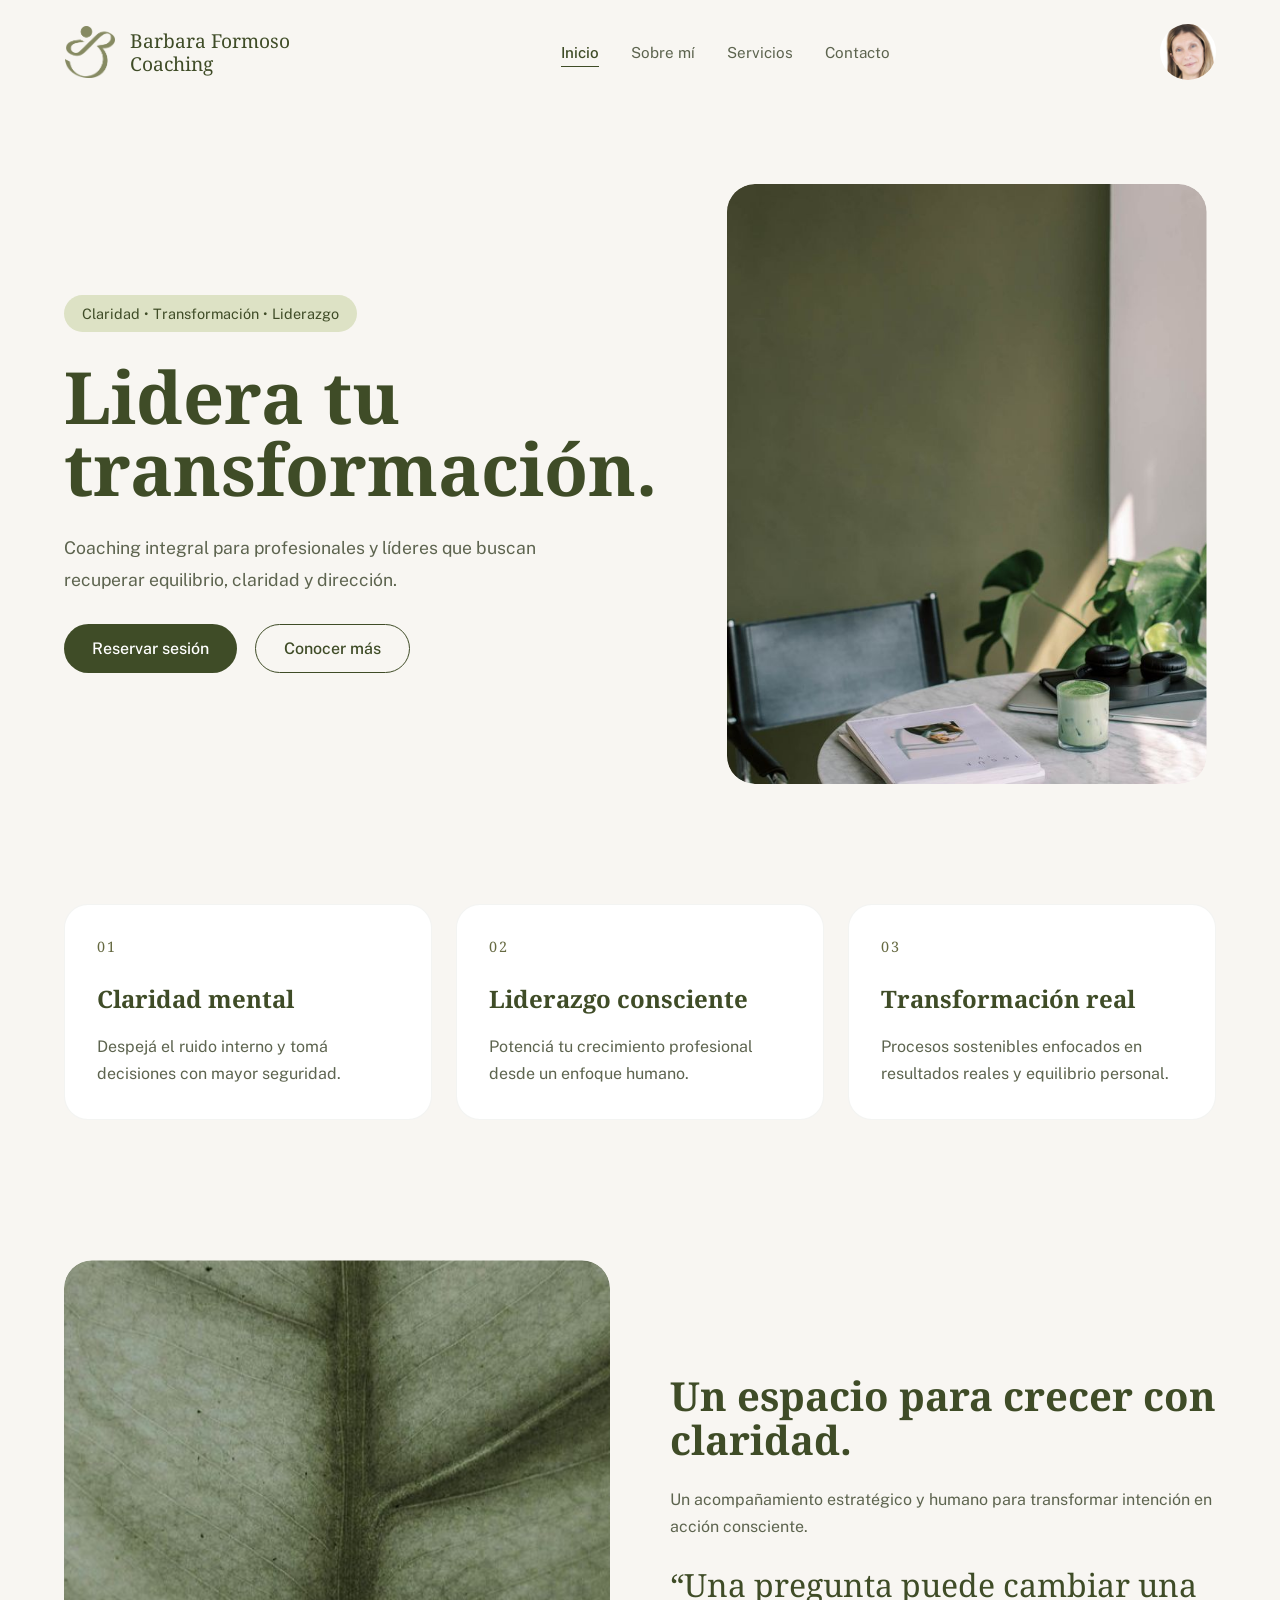
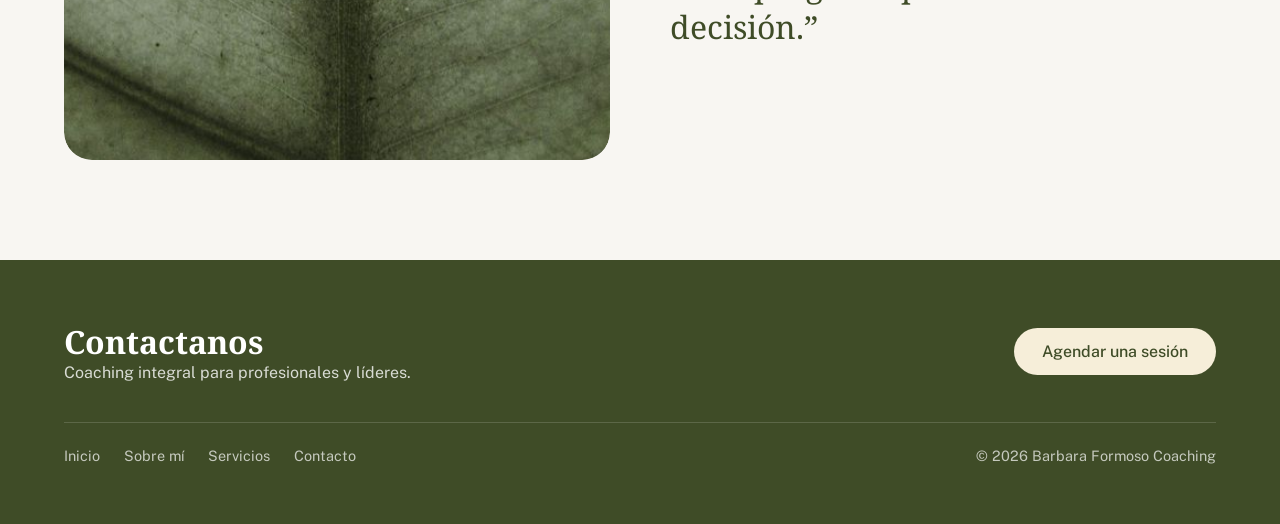
<file: index.html>
<!doctype html>
<html lang="es">
  <head>
    <meta charset="UTF-8" />
    <meta name="viewport" content="width=device-width, initial-scale=1.0" />

    <title>Barbara Formoso | Coaching</title>
    <meta
      name="description"
      content="Coaching integral para profesionales y líderes que buscan recuperar equilibrio, claridad y dirección."
    />
    <link rel="icon" href="img/logo.png" />
    <meta name="theme-color" content="#3f4c27" />

    <meta property="og:type" content="website" />
    <meta property="og:locale" content="es_AR" />
    <meta property="og:site_name" content="Barbara Formoso Coaching" />
    <meta property="og:title" content="Barbara Formoso | Coaching" />
    <meta property="og:description" content="Coaching integral para profesionales y líderes que buscan recuperar equilibrio, claridad y dirección." />

    <link rel="preconnect" href="https://fonts.googleapis.com" />
    <link rel="preconnect" href="https://fonts.gstatic.com" crossorigin />

    <link
      href="https://fonts.googleapis.com/css2?family=Droid+Serif:wght@400;700&family=Public+Sans:wght@300;400;500;600&display=swap"
      rel="stylesheet"
    />

    <link rel="stylesheet" href="style.css" />
  </head>

  <body>
    <header class="header">
      <div class="container header__container">
        <a class="header__brand" href="index.html" aria-label="Barbara Formoso Coaching, ir al inicio">
          <img class="header__logo" src="img/logo.png" alt="" width="52" height="52" />

          <p class="header__title">
            Barbara Formoso <br />
            Coaching
          </p>
        </a>

        <nav class="header__nav" aria-label="Principal">
          <ul class="header__nav-list">
            <li>
              <a class="header__nav-link" href="index.html" aria-current="page">Inicio</a>
            </li>

            <li>
              <a class="header__nav-link" href="sobre-mi.html">Sobre mí</a>
            </li>

            <li>
              <a class="header__nav-link" href="servicios.html">Servicios</a>
            </li>

            <li>
              <a class="header__nav-link" href="contacto.html">Contacto</a>
            </li>
          </ul>
        </nav>

        <a class="header__photo" href="sobre-mi.html" aria-label="Conocé a Barbara">
          <img src="img/barbara_avatar.jpg" alt="" width="56" height="56" />
        </a>
      </div>
    </header>

    <main>
      <section class="hero">
        <div class="container hero__container">
          <div class="hero__content">
            <span class="hero__tag">
              Claridad • Transformación • Liderazgo
            </span>

            <h1 class="hero__title">Lidera tu transformación.</h1>

            <p class="hero__description">
              Coaching integral para profesionales y líderes que buscan
              recuperar equilibrio, claridad y dirección.
            </p>

            <div class="hero__buttons">
              <a class="button" href="form.html"> Reservar sesión </a>

              <a class="button hero__secondary-button" href="servicios.html">
                Conocer más
              </a>
            </div>
          </div>

          <div class="hero__image">
            <img
              src="img/main_foto.jpg"
              alt="Mesa de trabajo con una planta y un café, en un espacio luminoso"
              width="736"
              height="1104"
              fetchpriority="high"
            />
          </div>
        </div>
      </section>

      <section class="benefits">
        <div class="container benefits__container">
          <article class="benefits__card">
            <h2 class="benefits__card-title">Claridad mental</h2>

            <p class="benefits__card-text">
              Despejá el ruido interno y tomá decisiones con mayor seguridad.
            </p>
          </article>

          <article class="benefits__card">
            <h2 class="benefits__card-title">Liderazgo consciente</h2>

            <p class="benefits__card-text">
              Potenciá tu crecimiento profesional desde un enfoque humano.
            </p>
          </article>

          <article class="benefits__card">
            <h2 class="benefits__card-title">Transformación real</h2>

            <p class="benefits__card-text">
              Procesos sostenibles enfocados en resultados reales y equilibrio
              personal.
            </p>
          </article>
        </div>
      </section>

      <section class="visual">
        <div class="container visual__container">
          <div class="visual__image">
            <img
              src="img/secondary_foto.jpg"
              alt="Detalle de una hoja verde"
              width="564"
              height="1002"
              loading="lazy"
              decoding="async"
            />
          </div>

          <div class="visual__content">
            <h2 class="section-title">Un espacio para crecer con claridad.</h2>

            <p class="section-text">
              Un acompañamiento estratégico y humano para transformar intención
              en acción consciente.
            </p>

            <p class="visual__quote">
              “Una pregunta puede cambiar una decisión.”
            </p>
          </div>
        </div>
      </section>
    </main>

    <footer class="footer">
      <div class="container footer__container">
        <div>
          <h2 class="footer__title">Contactanos</h2>

          <p class="footer__text">
            Coaching integral para profesionales y líderes.
          </p>
        </div>

        <a class="button" href="form.html"> Agendar una sesión </a>
      </div>

      <div class="container footer__bottom">
        <nav aria-label="Pie de página">
          <ul class="footer__links">
            <li><a href="index.html">Inicio</a></li>
            <li><a href="sobre-mi.html">Sobre mí</a></li>
            <li><a href="servicios.html">Servicios</a></li>
            <li><a href="contacto.html">Contacto</a></li>
          </ul>
        </nav>
        <p>© <span data-year>2026</span> Barbara Formoso Coaching</p>
      </div>
    </footer>
    <script src="script.js" defer></script>
  </body>
</html>
</file>
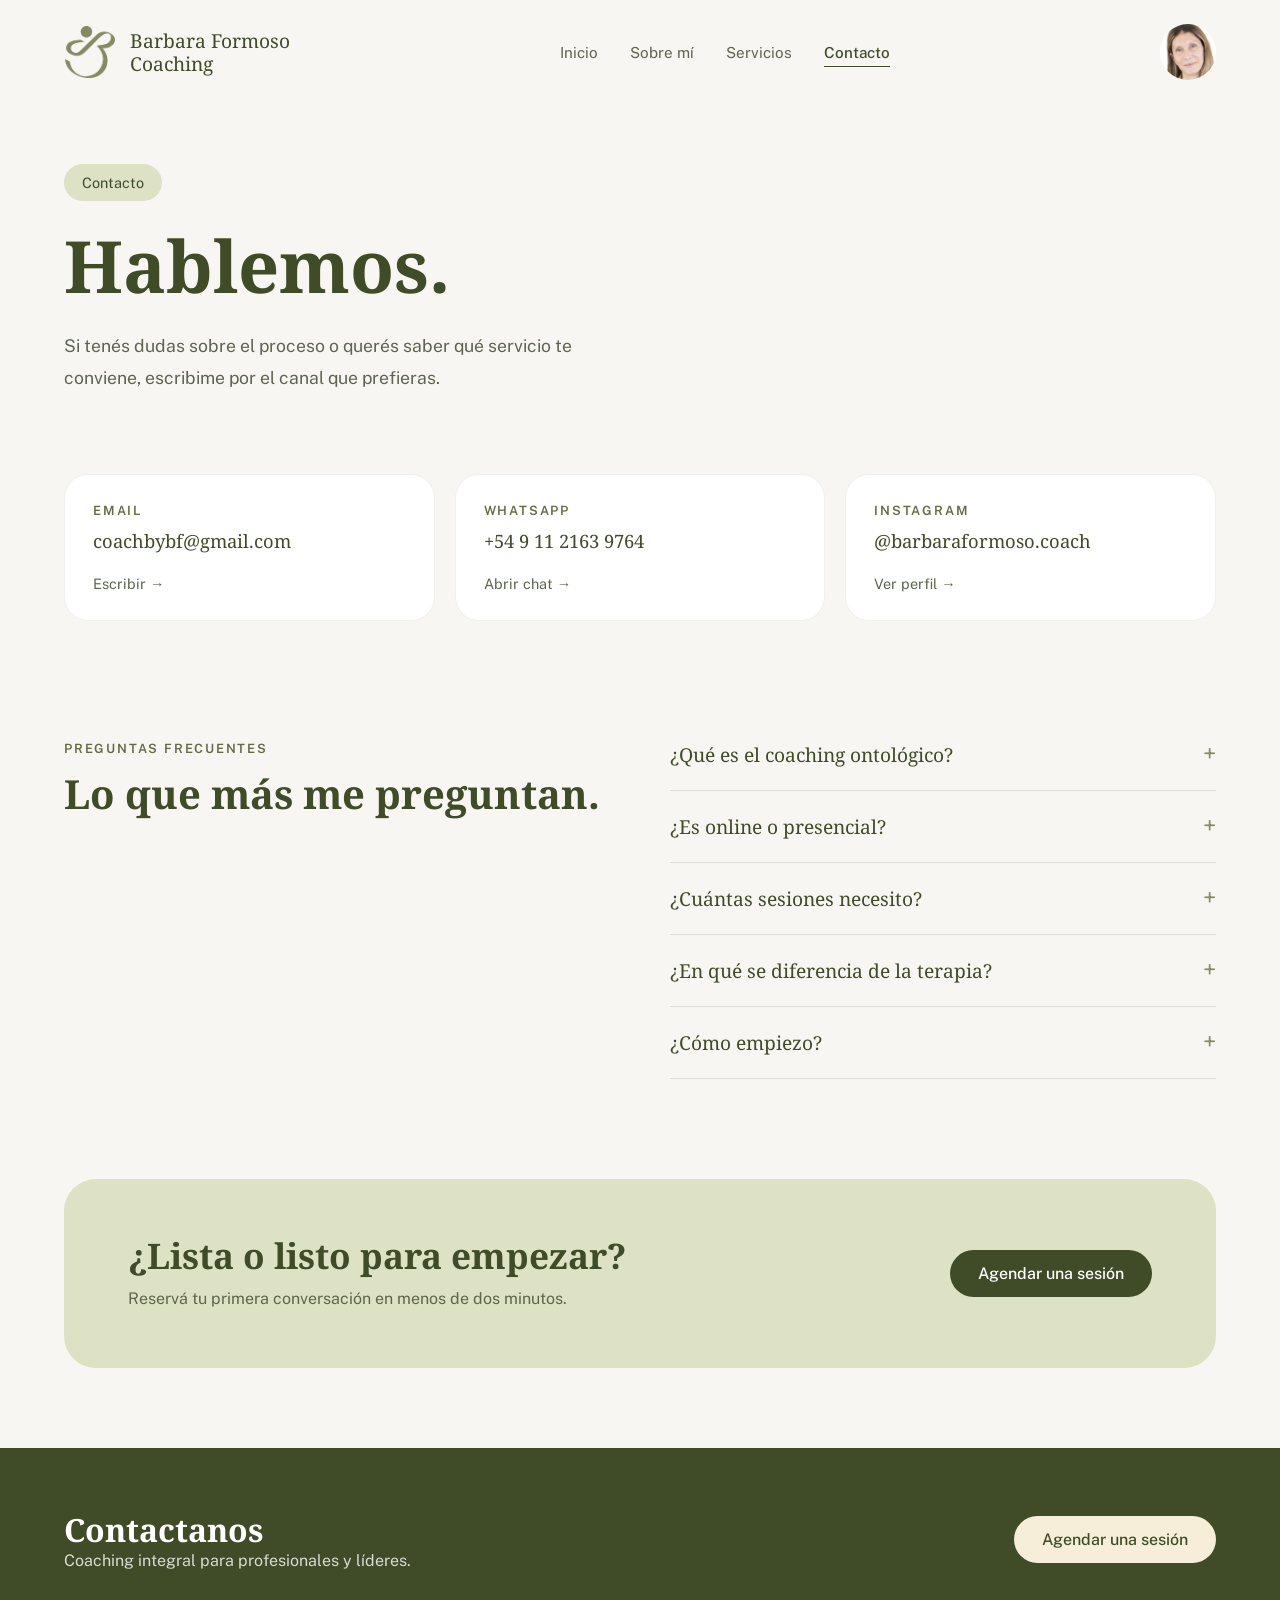
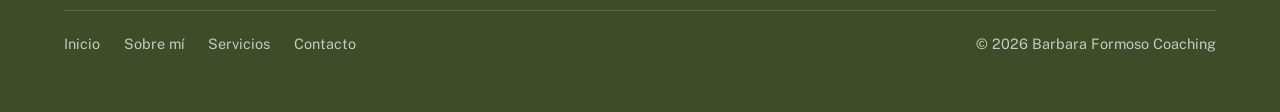
<file: contacto.html>
<!doctype html>
<html lang="es">
  <head>
    <meta charset="UTF-8" />
    <meta name="viewport" content="width=device-width, initial-scale=1.0" />

    <title>Contacto | Barbara Formoso Coaching</title>
    <meta
      name="description"
      content="Escribile a Barbara Formoso por email, WhatsApp o redes, o resolvé tus dudas en las preguntas frecuentes."
    />
    <link rel="icon" href="img/logo.png" />
    <meta name="theme-color" content="#3f4c27" />

    <meta property="og:type" content="website" />
    <meta property="og:locale" content="es_AR" />
    <meta property="og:site_name" content="Barbara Formoso Coaching" />
    <meta property="og:title" content="Contacto | Barbara Formoso Coaching" />
    <meta property="og:description" content="Escribile a Barbara Formoso por email, WhatsApp o redes, o resolvé tus dudas en las preguntas frecuentes." />

    <link rel="preconnect" href="https://fonts.googleapis.com" />
    <link rel="preconnect" href="https://fonts.gstatic.com" crossorigin />
    <link
      href="https://fonts.googleapis.com/css2?family=Droid+Serif:wght@400;700&family=Public+Sans:wght@300;400;500;600&display=swap"
      rel="stylesheet"
    />

    <link rel="stylesheet" href="style.css" />
  </head>

  <body>
    <header class="header">
      <div class="container header__container">
        <a class="header__brand" href="index.html" aria-label="Barbara Formoso Coaching, ir al inicio">
          <img class="header__logo" src="img/logo.png" alt="" width="52" height="52" />
          <p class="header__title">Barbara Formoso <br />Coaching</p>
        </a>

        <nav class="header__nav" aria-label="Principal">
          <ul class="header__nav-list">
            <li><a class="header__nav-link" href="index.html">Inicio</a></li>
            <li><a class="header__nav-link" href="sobre-mi.html">Sobre mí</a></li>
            <li><a class="header__nav-link" href="servicios.html">Servicios</a></li>
            <li><a class="header__nav-link" href="contacto.html" aria-current="page">Contacto</a></li>
          </ul>
        </nav>

        <a class="header__photo" href="sobre-mi.html" aria-label="Conocé a Barbara">
          <img src="img/barbara_avatar.jpg" alt="" width="56" height="56" />
        </a>
      </div>
    </header>

    <main>
      <section class="page-hero">
        <div class="container page-hero__container page-hero__container--solo">
          <div class="page-hero__content">
            <span class="hero__tag page-hero__tag">Contacto</span>
            <h1 class="page-hero__title">Hablemos.</h1>
            <p class="page-hero__text">
              Si tenés dudas sobre el proceso o querés saber qué servicio te
              conviene, escribime por el canal que prefieras.
            </p>
          </div>
        </div>
      </section>

      <section class="section section--tight">
        <div class="container channels" data-reveal-stagger>
          <a class="channel-card" href="mailto:coachbybf@gmail.com">
            <span class="eyebrow">Email</span>
            <span class="channel-card__value">coachbybf@gmail.com</span>
            <span class="channel-card__action">Escribir →</span>
          </a>
          <a class="channel-card" href="https://wa.me/5491121639764?text=Hola%20Barbara%2C%20quiero%20hacer%20una%20consulta." target="_blank" rel="noopener">
            <span class="eyebrow">WhatsApp</span>
            <span class="channel-card__value">+54 9 11 2163 9764</span>
            <span class="channel-card__action">Abrir chat →</span>
          </a>
          <a class="channel-card" href="https://www.instagram.com/barbaraformoso.coach/" target="_blank" rel="noopener">
            <span class="eyebrow">Instagram</span>
            <span class="channel-card__value">@barbaraformoso.coach</span>
            <span class="channel-card__action">Ver perfil →</span>
          </a>
        </div>
      </section>

      <section class="section">
        <div class="container split">
          <div class="section__header" data-reveal>
            <span class="eyebrow">Preguntas frecuentes</span>
            <h2 class="section-title">Lo que más me preguntan.</h2>
          </div>

          <div class="faq" data-reveal-stagger>
            <details>
              <summary>¿Qué es el coaching ontológico?</summary>
              <p class="section-text">
                Un proceso de conversaciones para observar cómo interpretás lo
                que te pasa y ampliar tus posibilidades de acción. No es
                terapia, trabaja sobre el presente y lo que querés lograr.
              </p>
            </details>
            <details>
              <summary>¿Es online o presencial?</summary>
              <p class="section-text">
                Las dos. Podés elegir la modalidad que te resulte más cómoda.
              </p>
            </details>
            <details>
              <summary>¿Cuántas sesiones necesito?</summary>
              <p class="section-text">
                Depende del objetivo. En la primera sesión lo definimos juntas
                o juntos.
              </p>
            </details>
            <details>
              <summary>¿En qué se diferencia de la terapia?</summary>
              <p class="section-text">
                La terapia suele trabajar sobre el pasado y el malestar. El
                coaching, sobre el presente y la acción.
              </p>
            </details>
            <details>
              <summary>¿Cómo empiezo?</summary>
              <p class="section-text">
                Escribime y coordinamos una primera conversación. Podés hacerlo
                por WhatsApp o desde el formulario de
                <a class="link" href="form.html">Agendar sesión</a>.
              </p>
            </details>
          </div>
        </div>
      </section>

      <section class="section section--tight">
        <div class="container">
          <div class="cta-band" data-reveal>
            <div>
              <h2 class="cta-band__title">¿Lista o listo para empezar?</h2>
              <p class="section-text">Reservá tu primera conversación en menos de dos minutos.</p>
            </div>
            <a class="button" href="form.html">Agendar una sesión</a>
          </div>
        </div>
      </section>
    </main>

    <footer class="footer">
      <div class="container footer__container">
        <div>
          <h2 class="footer__title">Contactanos</h2>
          <p class="footer__text">Coaching integral para profesionales y líderes.</p>
        </div>
        <a class="button" href="form.html">Agendar una sesión</a>
      </div>

      <div class="container footer__bottom">
        <nav aria-label="Pie de página">
          <ul class="footer__links">
            <li><a href="index.html">Inicio</a></li>
            <li><a href="sobre-mi.html">Sobre mí</a></li>
            <li><a href="servicios.html">Servicios</a></li>
            <li><a href="contacto.html">Contacto</a></li>
          </ul>
        </nav>
        <p>© <span data-year>2026</span> Barbara Formoso Coaching</p>
      </div>
    </footer>

    <script src="script.js" defer></script>
  </body>
</html>
</file>
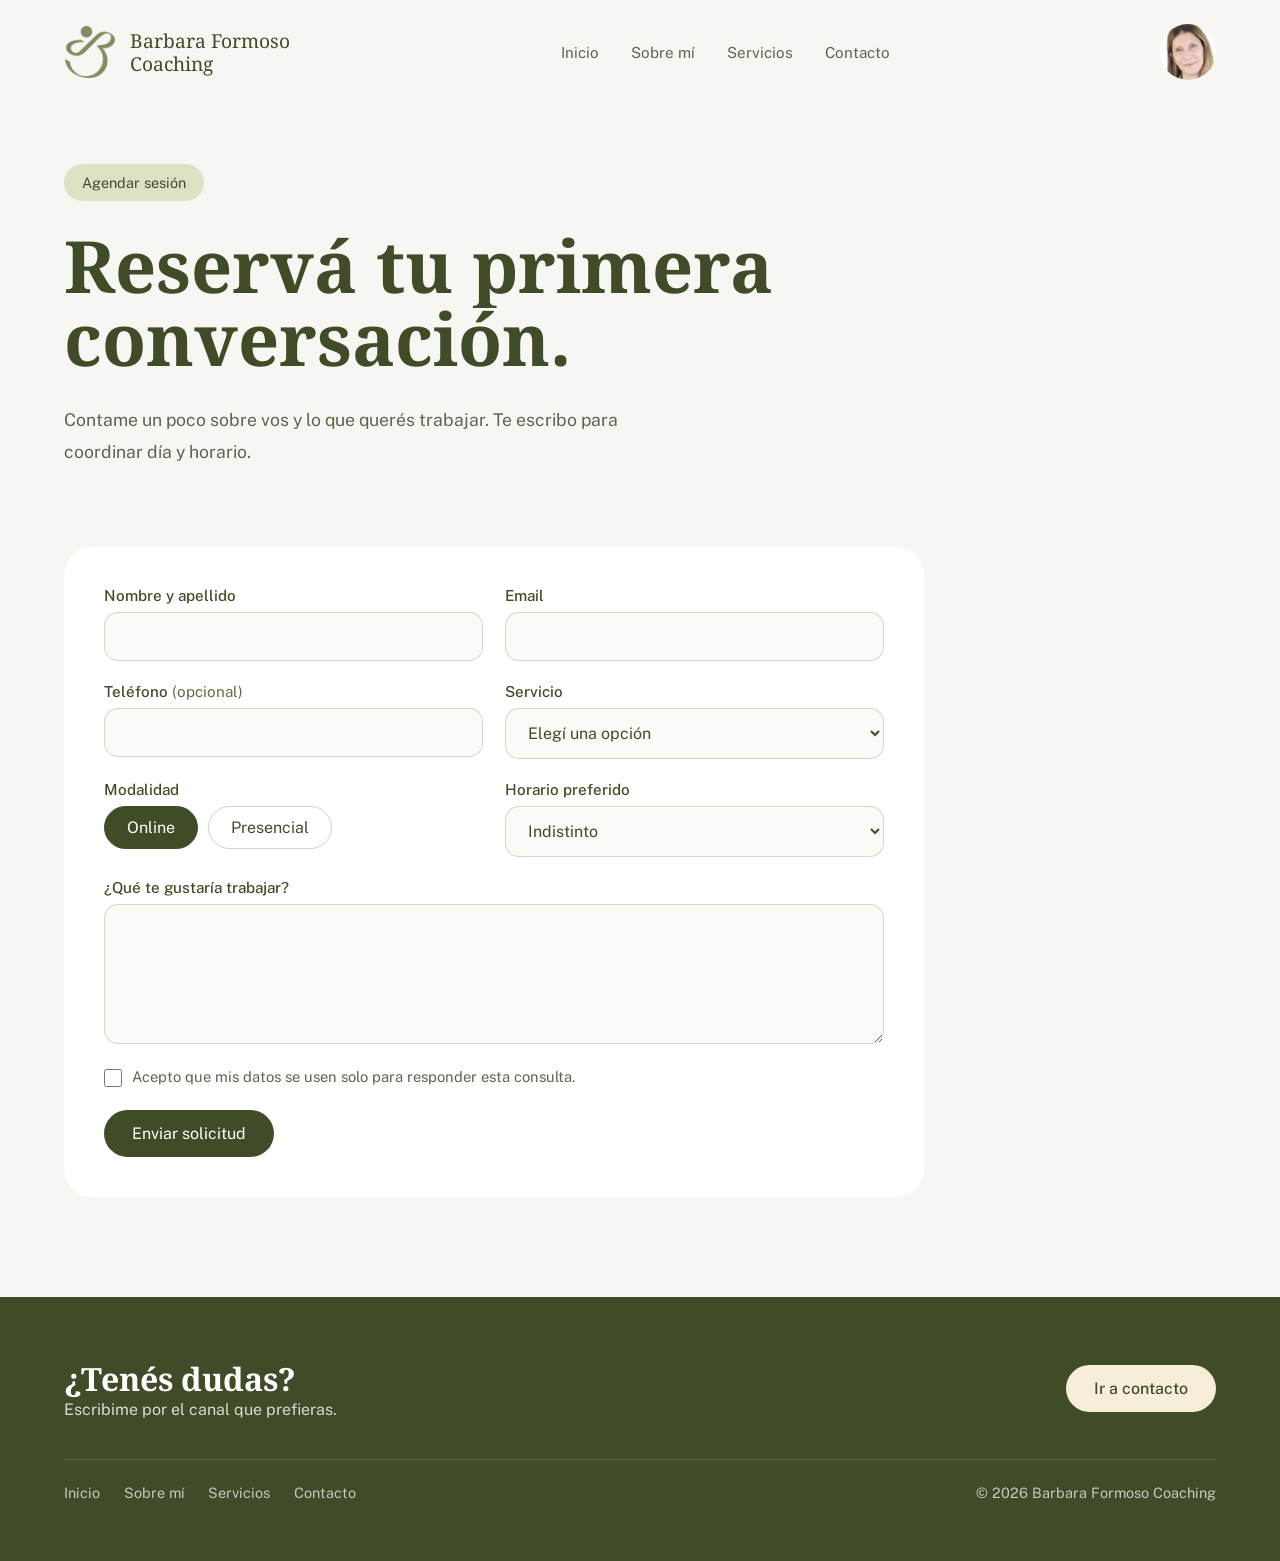
<file: form.html>
<!doctype html>
<html lang="es">
  <head>
    <meta charset="UTF-8" />
    <meta name="viewport" content="width=device-width, initial-scale=1.0" />

    <title>Agendar sesión | Barbara Formoso Coaching</title>
    <meta
      name="description"
      content="Reservá tu primera conversación con Barbara Formoso. Completá el formulario y coordinamos día y horario."
    />
    <link rel="icon" href="img/logo.png" />
    <meta name="theme-color" content="#3f4c27" />

    <meta property="og:type" content="website" />
    <meta property="og:locale" content="es_AR" />
    <meta property="og:site_name" content="Barbara Formoso Coaching" />
    <meta property="og:title" content="Agendar sesión | Barbara Formoso Coaching" />
    <meta property="og:description" content="Reservá tu primera conversación con Barbara Formoso. Completá el formulario y coordinamos día y horario." />

    <link rel="preconnect" href="https://fonts.googleapis.com" />
    <link rel="preconnect" href="https://fonts.gstatic.com" crossorigin />
    <link
      href="https://fonts.googleapis.com/css2?family=Droid+Serif:wght@400;700&family=Public+Sans:wght@300;400;500;600&display=swap"
      rel="stylesheet"
    />

    <link rel="stylesheet" href="style.css" />
  </head>

  <body>
    <header class="header">
      <div class="container header__container">
        <a class="header__brand" href="index.html" aria-label="Barbara Formoso Coaching, ir al inicio">
          <img class="header__logo" src="img/logo.png" alt="" width="52" height="52" />
          <p class="header__title">Barbara Formoso <br />Coaching</p>
        </a>

        <nav class="header__nav" aria-label="Principal">
          <ul class="header__nav-list">
            <li><a class="header__nav-link" href="index.html">Inicio</a></li>
            <li><a class="header__nav-link" href="sobre-mi.html">Sobre mí</a></li>
            <li><a class="header__nav-link" href="servicios.html">Servicios</a></li>
            <li><a class="header__nav-link" href="contacto.html">Contacto</a></li>
          </ul>
        </nav>

        <a class="header__photo" href="sobre-mi.html" aria-label="Conocé a Barbara">
          <img src="img/barbara_avatar.jpg" alt="" width="56" height="56" />
        </a>
      </div>
    </header>

    <main>
      <section class="page-hero page-hero--compact">
        <div class="container page-hero__container page-hero__container--solo">
          <div class="page-hero__content">
            <span class="hero__tag page-hero__tag">Agendar sesión</span>
            <h1 class="page-hero__title">Reservá tu primera conversación.</h1>
            <p class="page-hero__text">
              Contame un poco sobre vos y lo que querés trabajar. Te escribo
              para coordinar día y horario.
            </p>
          </div>
        </div>
      </section>

      <section class="section">
        <div class="container booking">
          <form
            class="form js-booking"
            action="https://formspree.io/f/TU_ID_DE_FORMSPREE"
            method="POST"
            data-reveal
          >
            <input type="hidden" name="_subject" value="Nueva solicitud de sesión desde la web" />
            <input type="text" name="_gotcha" tabindex="-1" autocomplete="off" aria-hidden="true" style="position:absolute;left:-9999px" />
            <div class="form__row">
              <div class="form__field">
                <label class="form__label" for="nombre">Nombre y apellido</label>
                <input class="form__input" id="nombre" name="nombre" type="text" autocomplete="name" required />
                <p class="form__error" aria-live="polite"></p>
              </div>

              <div class="form__field">
                <label class="form__label" for="email">Email</label>
                <input class="form__input" id="email" name="email" type="email" autocomplete="email" required />
                <p class="form__error" aria-live="polite"></p>
              </div>
            </div>

            <div class="form__row">
              <div class="form__field">
                <label class="form__label" for="telefono">
                  Teléfono <span class="form__optional">(opcional)</span>
                </label>
                <input class="form__input" id="telefono" name="telefono" type="tel" autocomplete="tel" />
                <p class="form__error" aria-live="polite"></p>
              </div>

              <div class="form__field">
                <label class="form__label" for="servicio">Servicio</label>
                <select class="form__input" id="servicio" name="servicio" required>
                  <option value="" disabled selected>Elegí una opción</option>
                  <option value="sesion">Sesión individual o exploratoria</option>
                  <option value="proceso">Proceso de coaching ontológico</option>
                  <option value="no-se">Todavía no sé</option>
                </select>
                <p class="form__error" aria-live="polite"></p>
              </div>
            </div>

            <div class="form__row">
              <fieldset class="form__field">
                <legend class="form__label">Modalidad</legend>
                <div class="form__options">
                  <label class="option">
                    <input type="radio" name="modalidad" value="online" checked />
                    <span>Online</span>
                  </label>
                  <label class="option">
                    <input type="radio" name="modalidad" value="presencial" />
                    <span>Presencial</span>
                  </label>
                </div>
              </fieldset>

              <div class="form__field">
                <label class="form__label" for="horario">Horario preferido</label>
                <select class="form__input" id="horario" name="horario">
                  <option value="indistinto">Indistinto</option>
                  <option value="manana">Mañana</option>
                  <option value="tarde">Tarde</option>
                  <option value="noche">Noche</option>
                </select>
              </div>
            </div>

            <div class="form__field">
              <label class="form__label" for="mensaje">¿Qué te gustaría trabajar?</label>
              <textarea class="form__input" id="mensaje" name="mensaje" minlength="10" required></textarea>
              <p class="form__error" aria-live="polite"></p>
            </div>

            <div class="form__field">
              <label class="form__check">
                <input type="checkbox" name="acepto" required />
                <span>Acepto que mis datos se usen solo para responder esta consulta.</span>
              </label>
              <p class="form__error" aria-live="polite"></p>
            </div>

            <p class="form__status" role="alert" hidden></p>

            <button class="button form__submit" type="submit">Enviar solicitud</button>
          </form>

          <div class="form-success" tabindex="-1" hidden>
            <span class="form-success__icon" aria-hidden="true">✓</span>
            <h2 class="section-title">¡Gracias! Recibí tu mensaje.</h2>
            <p class="section-text">Te escribo pronto para coordinar nuestra primera conversación.</p>
            <p class="form-success__demo" hidden>
              Modo demo. El formulario todavía no está conectado a Formspree, así
              que este mensaje no se envió.
            </p>
            <a class="button hero__secondary-button" href="index.html">Volver al inicio</a>
          </div>
        </div>
      </section>
    </main>

    <footer class="footer">
      <div class="container footer__container">
        <div>
          <h2 class="footer__title">¿Tenés dudas?</h2>
          <p class="footer__text">Escribime por el canal que prefieras.</p>
        </div>
        <a class="button" href="contacto.html">Ir a contacto</a>
      </div>

      <div class="container footer__bottom">
        <nav aria-label="Pie de página">
          <ul class="footer__links">
            <li><a href="index.html">Inicio</a></li>
            <li><a href="sobre-mi.html">Sobre mí</a></li>
            <li><a href="servicios.html">Servicios</a></li>
            <li><a href="contacto.html">Contacto</a></li>
          </ul>
        </nav>
        <p>© <span data-year>2026</span> Barbara Formoso Coaching</p>
      </div>
    </footer>

    <script src="script.js" defer></script>
  </body>
</html>
</file>
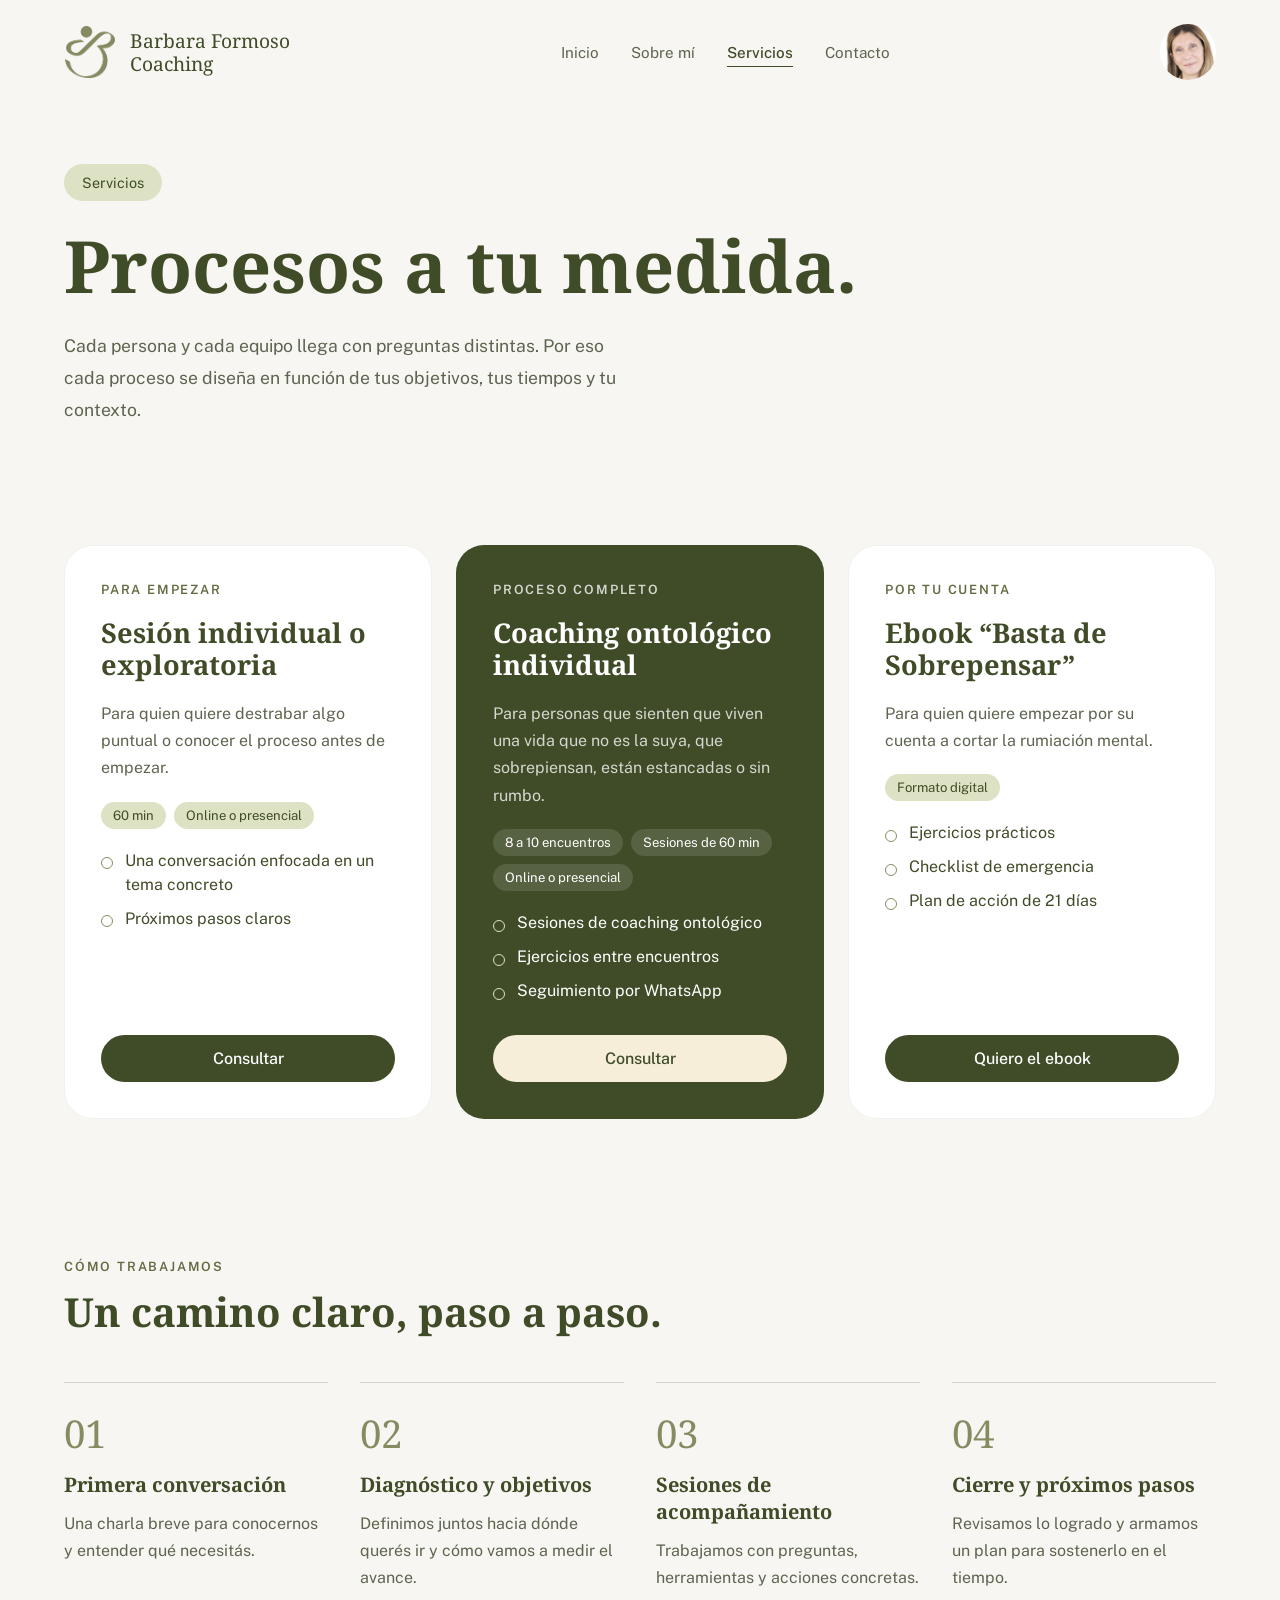
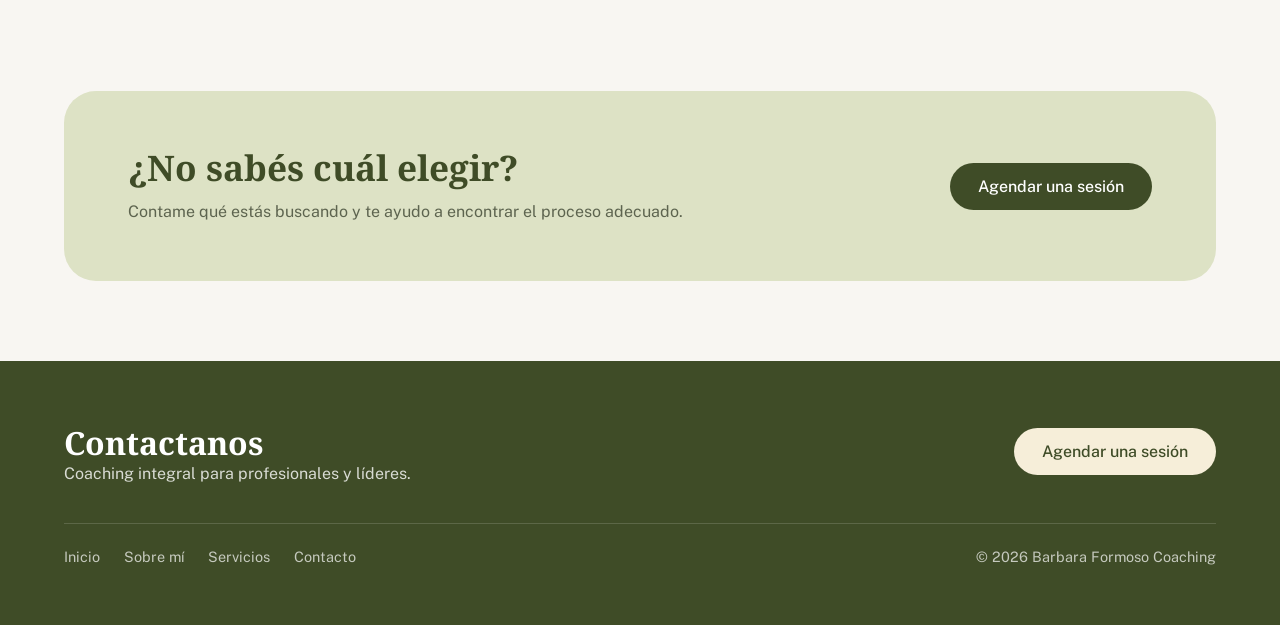
<file: servicios.html>
<!doctype html>
<html lang="es">
  <head>
    <meta charset="UTF-8" />
    <meta name="viewport" content="width=device-width, initial-scale=1.0" />

    <title>Servicios | Barbara Formoso Coaching</title>
    <meta
      name="description"
      content="Proceso de coaching ontológico individual, sesiones exploratorias y el ebook Basta de Sobrepensar."
    />
    <link rel="icon" href="img/logo.png" />
    <meta name="theme-color" content="#3f4c27" />

    <meta property="og:type" content="website" />
    <meta property="og:locale" content="es_AR" />
    <meta property="og:site_name" content="Barbara Formoso Coaching" />
    <meta property="og:title" content="Servicios | Barbara Formoso Coaching" />
    <meta property="og:description" content="Proceso de coaching ontológico individual, sesiones exploratorias y el ebook Basta de Sobrepensar." />

    <link rel="preconnect" href="https://fonts.googleapis.com" />
    <link rel="preconnect" href="https://fonts.gstatic.com" crossorigin />
    <link
      href="https://fonts.googleapis.com/css2?family=Droid+Serif:wght@400;700&family=Public+Sans:wght@300;400;500;600&display=swap"
      rel="stylesheet"
    />

    <link rel="stylesheet" href="style.css" />
  </head>

  <body>
    <header class="header">
      <div class="container header__container">
        <a class="header__brand" href="index.html" aria-label="Barbara Formoso Coaching, ir al inicio">
          <img class="header__logo" src="img/logo.png" alt="" width="52" height="52" />
          <p class="header__title">Barbara Formoso <br />Coaching</p>
        </a>

        <nav class="header__nav" aria-label="Principal">
          <ul class="header__nav-list">
            <li><a class="header__nav-link" href="index.html">Inicio</a></li>
            <li><a class="header__nav-link" href="sobre-mi.html">Sobre mí</a></li>
            <li><a class="header__nav-link" href="servicios.html" aria-current="page">Servicios</a></li>
            <li><a class="header__nav-link" href="contacto.html">Contacto</a></li>
          </ul>
        </nav>

        <a class="header__photo" href="sobre-mi.html" aria-label="Conocé a Barbara">
          <img src="img/barbara_avatar.jpg" alt="" width="56" height="56" />
        </a>
      </div>
    </header>

    <main>
      <section class="page-hero">
        <div class="container page-hero__container page-hero__container--solo">
          <div class="page-hero__content">
            <span class="hero__tag page-hero__tag">Servicios</span>
            <h1 class="page-hero__title">Procesos a tu medida.</h1>
            <p class="page-hero__text">
              Cada persona y cada equipo llega con preguntas distintas. Por eso
              cada proceso se diseña en función de tus objetivos, tus tiempos y
              tu contexto.
            </p>
          </div>
        </div>
      </section>

      <section class="section">
        <div class="container services-grid" data-reveal-stagger>
          <article class="service-card">
            <span class="eyebrow">Para empezar</span>
            <h2 class="service-card__title">Sesión individual o exploratoria</h2>
            <p class="section-text">
              Para quien quiere destrabar algo puntual o conocer el proceso
              antes de empezar.
            </p>
            <ul class="service-card__chips">
              <li class="chip">60 min</li>
              <li class="chip">Online o presencial</li>
            </ul>
            <ul class="service-card__list">
              <li>Una conversación enfocada en un tema concreto</li>
              <li>Próximos pasos claros</li>
            </ul>
            <a class="button" href="form.html?servicio=sesion">Consultar</a>
          </article>

          <article class="service-card service-card--featured">
            <span class="eyebrow">Proceso completo</span>
            <h2 class="service-card__title">Coaching ontológico individual</h2>
            <p class="section-text">
              Para personas que sienten que viven una vida que no es la suya,
              que sobrepiensan, están estancadas o sin rumbo.
            </p>
            <ul class="service-card__chips">
              <li class="chip">8 a 10 encuentros</li>
              <li class="chip">Sesiones de 60 min</li>
              <li class="chip">Online o presencial</li>
            </ul>
            <ul class="service-card__list">
              <li>Sesiones de coaching ontológico</li>
              <li>Ejercicios entre encuentros</li>
              <li>Seguimiento por WhatsApp</li>
            </ul>
            <a class="button" href="form.html?servicio=proceso">Consultar</a>
          </article>

          <article class="service-card">
            <span class="eyebrow">Por tu cuenta</span>
            <h2 class="service-card__title">Ebook “Basta de Sobrepensar”</h2>
            <p class="section-text">
              Para quien quiere empezar por su cuenta a cortar la rumiación
              mental.
            </p>
            <ul class="service-card__chips">
              <li class="chip">Formato digital</li>
            </ul>
            <ul class="service-card__list">
              <li>Ejercicios prácticos</li>
              <li>Checklist de emergencia</li>
              <li>Plan de acción de 21 días</li>
            </ul>
            <a class="button" href="https://wa.me/5491121639764?text=Hola%20Barbara%2C%20quiero%20el%20ebook%20%22Basta%20de%20Sobrepensar%22." target="_blank" rel="noopener">Quiero el ebook</a>
          </article>
        </div>
      </section>

      <section class="section">
        <div class="container">
          <div class="section__header" data-reveal>
            <span class="eyebrow">Cómo trabajamos</span>
            <h2 class="section-title">Un camino claro, paso a paso.</h2>
          </div>

          <ol class="steps" data-reveal-stagger>
            <li class="step">
              <span class="step__number">01</span>
              <h3 class="step__title">Primera conversación</h3>
              <p class="section-text">Una charla breve para conocernos y entender qué necesitás.</p>
            </li>
            <li class="step">
              <span class="step__number">02</span>
              <h3 class="step__title">Diagnóstico y objetivos</h3>
              <p class="section-text">Definimos juntos hacia dónde querés ir y cómo vamos a medir el avance.</p>
            </li>
            <li class="step">
              <span class="step__number">03</span>
              <h3 class="step__title">Sesiones de acompañamiento</h3>
              <p class="section-text">Trabajamos con preguntas, herramientas y acciones concretas.</p>
            </li>
            <li class="step">
              <span class="step__number">04</span>
              <h3 class="step__title">Cierre y próximos pasos</h3>
              <p class="section-text">Revisamos lo logrado y armamos un plan para sostenerlo en el tiempo.</p>
            </li>
          </ol>
        </div>
      </section>

      <section class="section section--tight">
        <div class="container">
          <div class="cta-band" data-reveal>
            <div>
              <h2 class="cta-band__title">¿No sabés cuál elegir?</h2>
              <p class="section-text">
                Contame qué estás buscando y te ayudo a encontrar el proceso
                adecuado.
              </p>
            </div>
            <a class="button" href="form.html">Agendar una sesión</a>
          </div>
        </div>
      </section>
    </main>

    <footer class="footer">
      <div class="container footer__container">
        <div>
          <h2 class="footer__title">Contactanos</h2>
          <p class="footer__text">Coaching integral para profesionales y líderes.</p>
        </div>
        <a class="button" href="form.html">Agendar una sesión</a>
      </div>

      <div class="container footer__bottom">
        <nav aria-label="Pie de página">
          <ul class="footer__links">
            <li><a href="index.html">Inicio</a></li>
            <li><a href="sobre-mi.html">Sobre mí</a></li>
            <li><a href="servicios.html">Servicios</a></li>
            <li><a href="contacto.html">Contacto</a></li>
          </ul>
        </nav>
        <p>© <span data-year>2026</span> Barbara Formoso Coaching</p>
      </div>
    </footer>

    <script src="script.js" defer></script>
  </body>
</html>
</file>
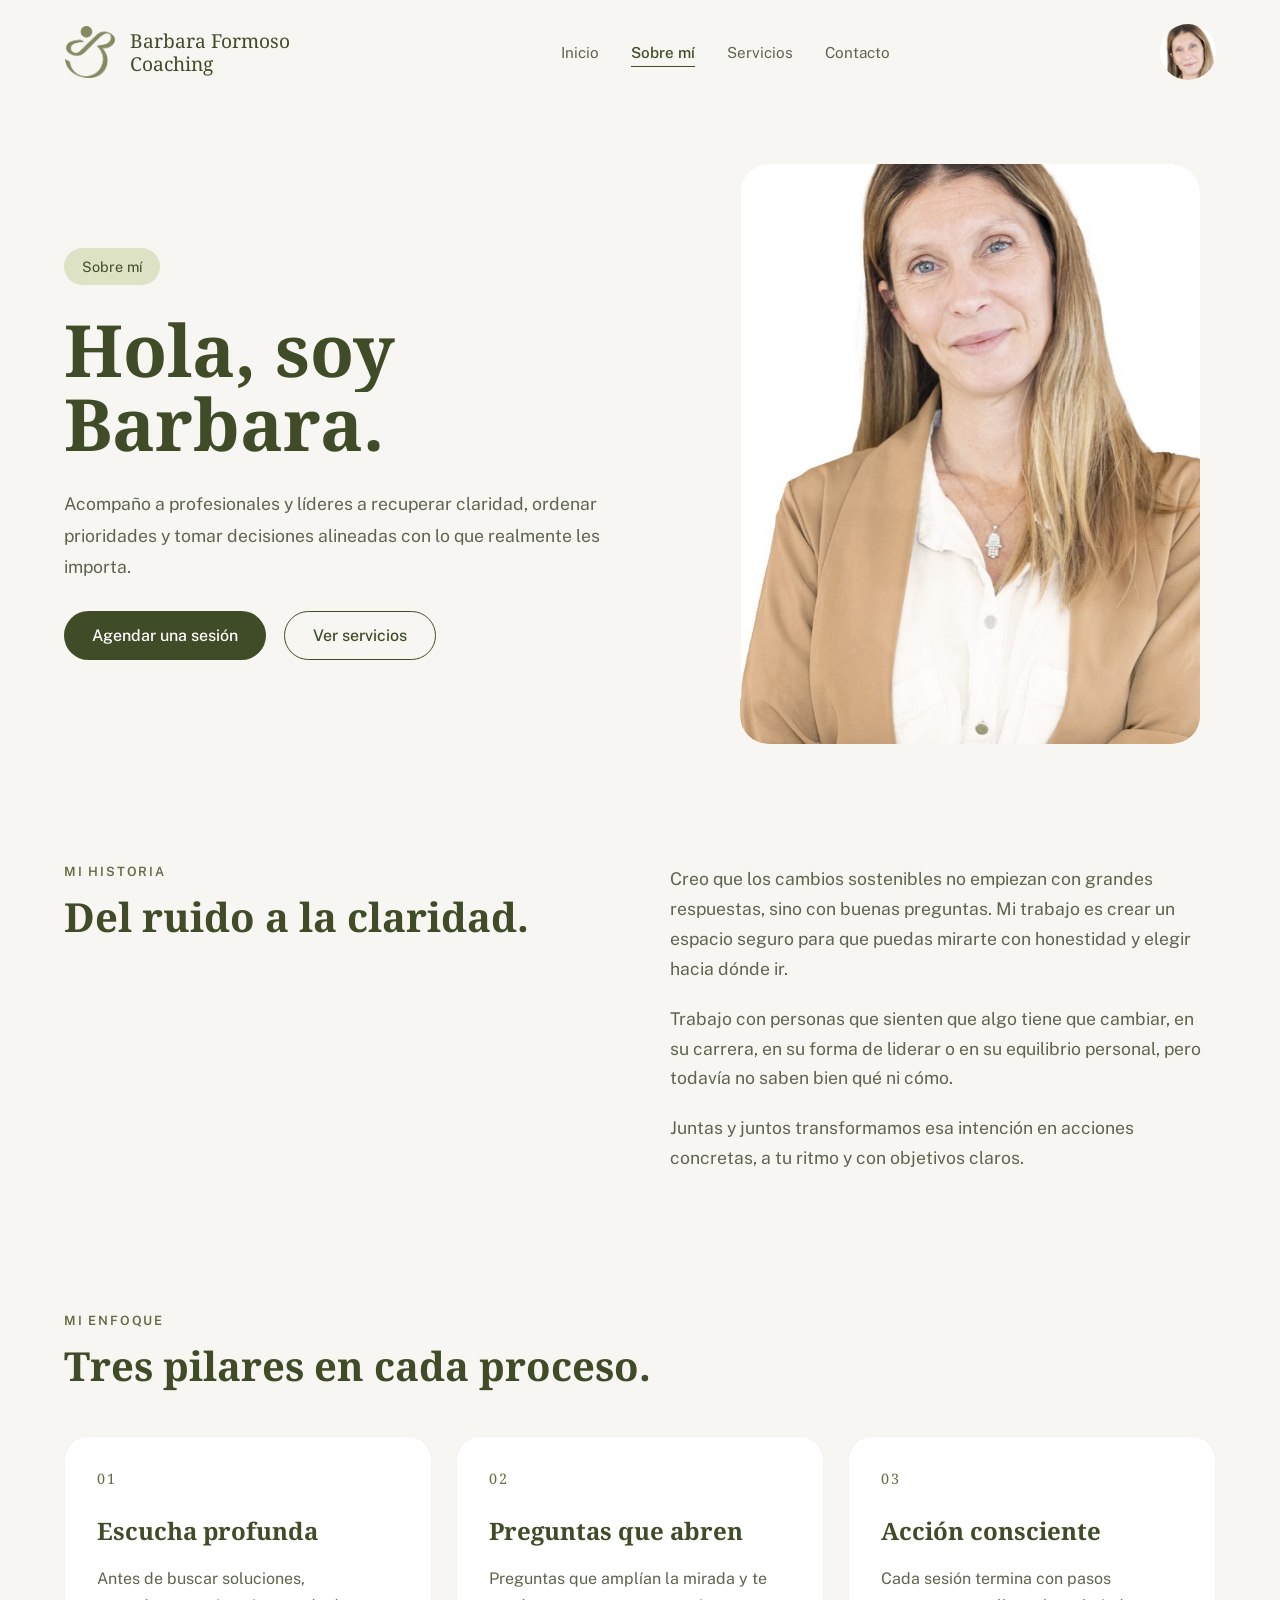
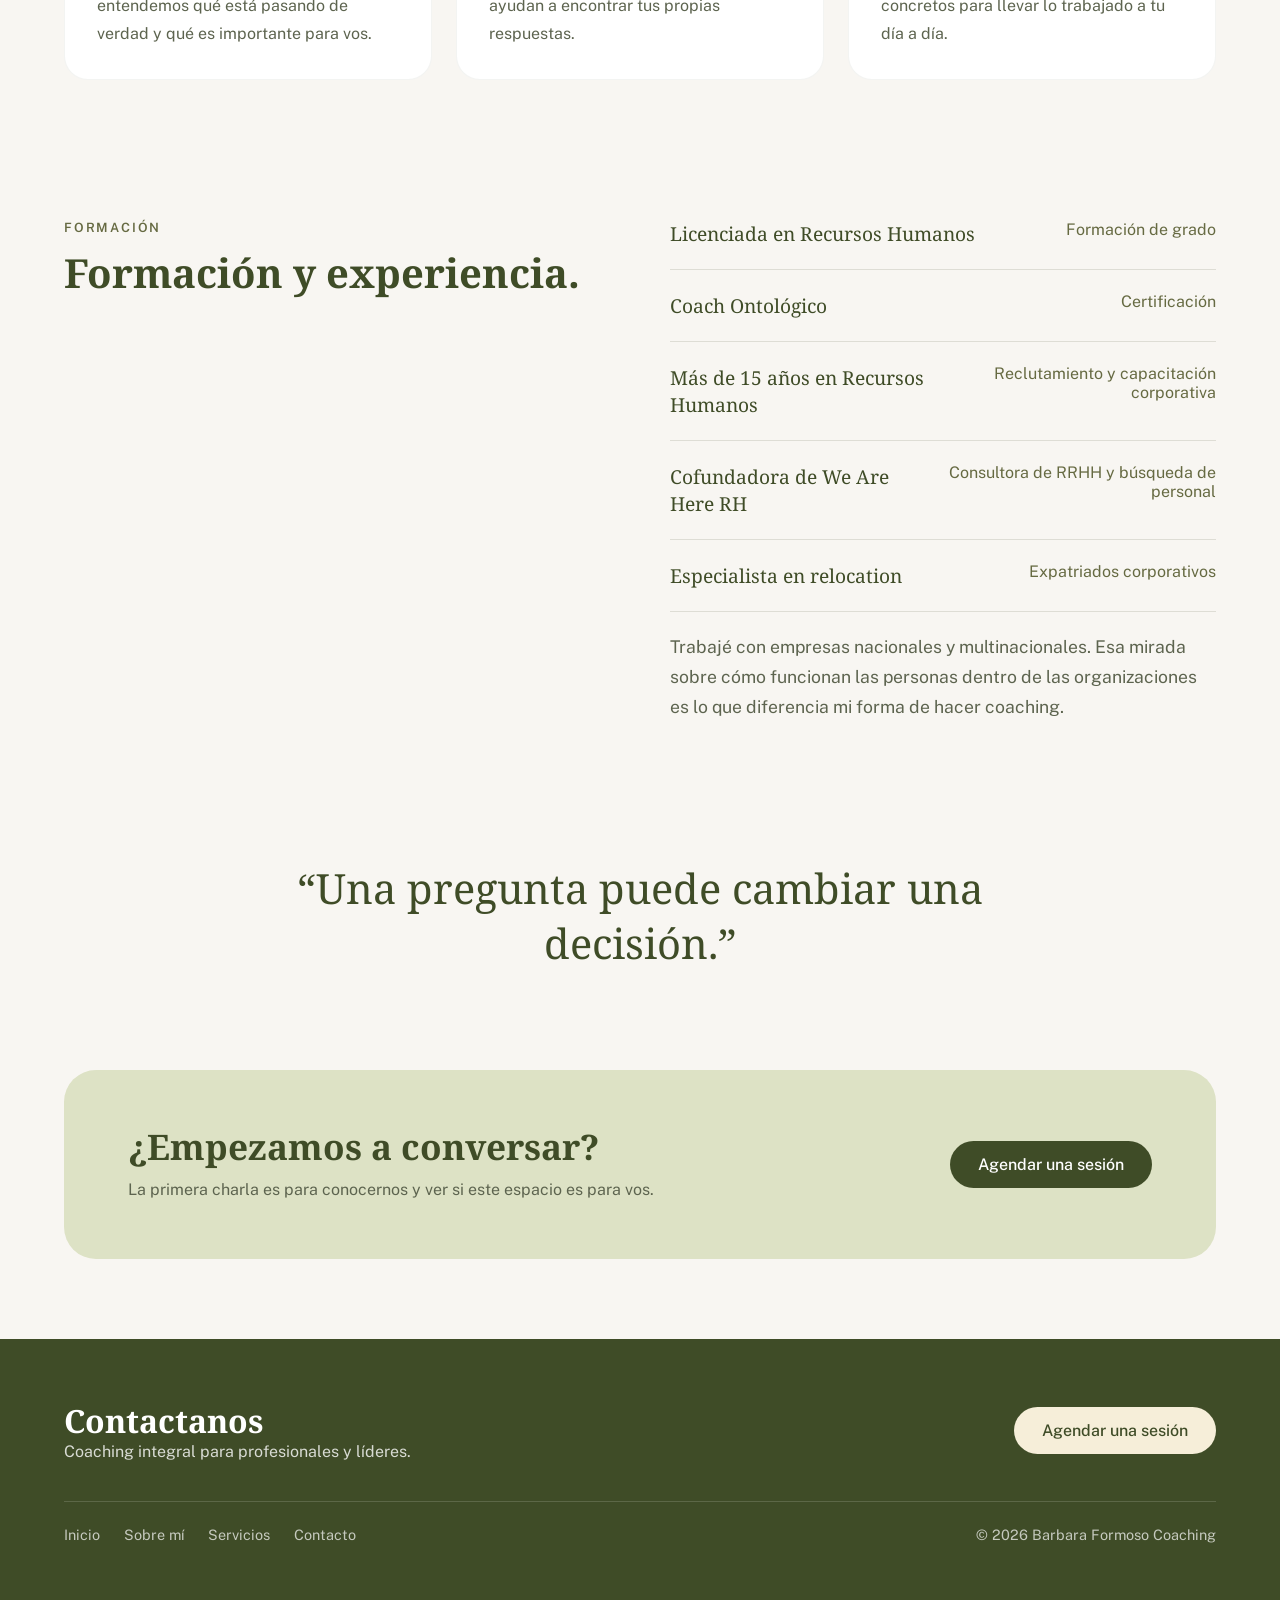
<file: sobre-mi.html>
<!doctype html>
<html lang="es">
  <head>
    <meta charset="UTF-8" />
    <meta name="viewport" content="width=device-width, initial-scale=1.0" />

    <title>Sobre mí | Barbara Formoso Coaching</title>
    <meta
      name="description"
      content="Conocé a Barbara Formoso, su enfoque de coaching, su forma de trabajar y su formación."
    />
    <link rel="icon" href="img/logo.png" />
    <meta name="theme-color" content="#3f4c27" />

    <meta property="og:type" content="website" />
    <meta property="og:locale" content="es_AR" />
    <meta property="og:site_name" content="Barbara Formoso Coaching" />
    <meta property="og:title" content="Sobre mí | Barbara Formoso Coaching" />
    <meta property="og:description" content="Conocé a Barbara Formoso, su enfoque de coaching, su forma de trabajar y su formación." />

    <link rel="preconnect" href="https://fonts.googleapis.com" />
    <link rel="preconnect" href="https://fonts.gstatic.com" crossorigin />
    <link
      href="https://fonts.googleapis.com/css2?family=Droid+Serif:wght@400;700&family=Public+Sans:wght@300;400;500;600&display=swap"
      rel="stylesheet"
    />

    <link rel="stylesheet" href="style.css" />
  </head>

  <body>
    <header class="header">
      <div class="container header__container">
        <a class="header__brand" href="index.html" aria-label="Barbara Formoso Coaching, ir al inicio">
          <img class="header__logo" src="img/logo.png" alt="" width="52" height="52" />
          <p class="header__title">Barbara Formoso <br />Coaching</p>
        </a>

        <nav class="header__nav" aria-label="Principal">
          <ul class="header__nav-list">
            <li><a class="header__nav-link" href="index.html">Inicio</a></li>
            <li><a class="header__nav-link" href="sobre-mi.html" aria-current="page">Sobre mí</a></li>
            <li><a class="header__nav-link" href="servicios.html">Servicios</a></li>
            <li><a class="header__nav-link" href="contacto.html">Contacto</a></li>
          </ul>
        </nav>

        <a class="header__photo" href="sobre-mi.html" aria-label="Conocé a Barbara">
          <img src="img/barbara_avatar.jpg" alt="" width="56" height="56" />
        </a>
      </div>
    </header>

    <main>
      <section class="page-hero">
        <div class="container page-hero__container">
          <div class="page-hero__content">
            <span class="hero__tag page-hero__tag">Sobre mí</span>

            <h1 class="page-hero__title">Hola, soy Barbara.</h1>

            <p class="page-hero__text">
              Acompaño a profesionales y líderes a recuperar claridad, ordenar
              prioridades y tomar decisiones alineadas con lo que realmente les
              importa.
            </p>

            <div class="hero__buttons page-hero__buttons">
              <a class="button" href="form.html">Agendar una sesión</a>
              <a class="button hero__secondary-button" href="servicios.html">Ver servicios</a>
            </div>
          </div>

          <div class="page-hero__image page-hero__image--portrait">
            <img src="img/barbara_retrato.jpg" alt="Retrato de Barbara Formoso" width="746" height="1400" fetchpriority="high" />
          </div>
        </div>
      </section>

      <section class="section">
        <div class="container split">
          <div class="section__header" data-reveal>
            <span class="eyebrow">Mi historia</span>
            <h2 class="section-title">Del ruido a la claridad.</h2>
          </div>

          <div class="prose" data-reveal-stagger>
            <p class="section-text">
              Creo que los cambios sostenibles no empiezan con grandes
              respuestas, sino con buenas preguntas. Mi trabajo es crear un
              espacio seguro para que puedas mirarte con honestidad y elegir
              hacia dónde ir.
            </p>
            <p class="section-text">
              Trabajo con personas que sienten que algo tiene que cambiar, en
              su carrera, en su forma de liderar o en su equilibrio personal,
              pero todavía no saben bien qué ni cómo.
            </p>
            <p class="section-text">
              Juntas y juntos transformamos esa intención en acciones
              concretas, a tu ritmo y con objetivos claros.
            </p>
          </div>
        </div>
      </section>

      <section class="benefits">
        <div class="container">
          <div class="section__header" data-reveal>
            <span class="eyebrow">Mi enfoque</span>
            <h2 class="section-title">Tres pilares en cada proceso.</h2>
          </div>

          <div class="benefits__container">
            <article class="benefits__card">
              <h3 class="benefits__card-title">Escucha profunda</h3>
              <p class="benefits__card-text">
                Antes de buscar soluciones, entendemos qué está pasando de
                verdad y qué es importante para vos.
              </p>
            </article>

            <article class="benefits__card">
              <h3 class="benefits__card-title">Preguntas que abren</h3>
              <p class="benefits__card-text">
                Preguntas que amplían la mirada y te ayudan a encontrar tus
                propias respuestas.
              </p>
            </article>

            <article class="benefits__card">
              <h3 class="benefits__card-title">Acción consciente</h3>
              <p class="benefits__card-text">
                Cada sesión termina con pasos concretos para llevar lo
                trabajado a tu día a día.
              </p>
            </article>
          </div>
        </div>
      </section>

      <section class="section">
        <div class="container split">
          <div class="section__header" data-reveal>
            <span class="eyebrow">Formación</span>
            <h2 class="section-title">Formación y experiencia.</h2>
          </div>

          <div class="prose">
            <ul class="list-lines" data-reveal-stagger>
              <li>
                <span class="list-lines__title">Licenciada en Recursos Humanos</span>
                <span class="list-lines__meta">Formación de grado</span>
              </li>
              <li>
                <span class="list-lines__title">Coach Ontológico</span>
                <span class="list-lines__meta">Certificación</span>
              </li>
              <li>
                <span class="list-lines__title">Más de 15 años en Recursos Humanos</span>
                <span class="list-lines__meta">Reclutamiento y capacitación corporativa</span>
              </li>
              <li>
                <span class="list-lines__title">Cofundadora de We Are Here RH</span>
                <span class="list-lines__meta">Consultora de RRHH y búsqueda de personal</span>
              </li>
              <li>
                <span class="list-lines__title">Especialista en relocation</span>
                <span class="list-lines__meta">Expatriados corporativos</span>
              </li>
            </ul>
            <p class="section-text" data-reveal>
              Trabajé con empresas nacionales y multinacionales. Esa mirada
              sobre cómo funcionan las personas dentro de las organizaciones es
              lo que diferencia mi forma de hacer coaching.
            </p>
          </div>
        </div>
      </section>

      <section class="section">
        <div class="container">
          <p class="visual__quote quote-center" data-quote>
            “Una pregunta puede cambiar una decisión.”
          </p>
        </div>
      </section>

      <section class="section section--tight">
        <div class="container">
          <div class="cta-band" data-reveal>
            <div>
              <h2 class="cta-band__title">¿Empezamos a conversar?</h2>
              <p class="section-text">
                La primera charla es para conocernos y ver si este espacio es
                para vos.
              </p>
            </div>
            <a class="button" href="form.html">Agendar una sesión</a>
          </div>
        </div>
      </section>
    </main>

    <footer class="footer">
      <div class="container footer__container">
        <div>
          <h2 class="footer__title">Contactanos</h2>
          <p class="footer__text">Coaching integral para profesionales y líderes.</p>
        </div>
        <a class="button" href="form.html">Agendar una sesión</a>
      </div>

      <div class="container footer__bottom">
        <nav aria-label="Pie de página">
          <ul class="footer__links">
            <li><a href="index.html">Inicio</a></li>
            <li><a href="sobre-mi.html">Sobre mí</a></li>
            <li><a href="servicios.html">Servicios</a></li>
            <li><a href="contacto.html">Contacto</a></li>
          </ul>
        </nav>
        <p>© <span data-year>2026</span> Barbara Formoso Coaching</p>
      </div>
    </footer>

    <script src="script.js" defer></script>
  </body>
</html>
</file>
<file: style.css>
:root {
  --color_primario: #3f4c27;
  --color_secundario: #878b62;
  --color_verde: #dde2c5;
  --color_crema: #f6eed9;
  --color_marron: #705a4a;
  --tamaño_container: 1200px;
}

* {
  margin: 0;
  padding: 0;
  box-sizing: border-box;
}

body {
  font-family: "Public Sans", sans-serif;
  background-color: #f8f6f2;
  color: var(--color_primario);
}

img {
  display: block;
  width: 100%;
}

a {
  text-decoration: none;
  color: inherit;
}

ul {
  list-style: none;
}

.container {
  width: 90%;
  max-width: var(--tamaño_container);
  margin: 0 auto;
}

.section-title {
  font-family: "Droid Serif", serif;
  font-size: 2.5rem;
  font-weight: 700;
  line-height: 1.1;
}

.section-text {
  color: #5d644f;
  line-height: 1.7;
  font-size: 1rem;
}

.button {
  display: flex;
  align-items: center;
  justify-content: center;

  padding: 14px 28px;

  border-radius: 999px;

  background-color: var(--color_primario);
  color: white;

  font-weight: 500;

  transition: 0.3s;
}

.button:hover {
  background-color: var(--color_marron);
}

.header {
  padding: 24px 0;
}

.header__container {
  display: grid;

  grid-template-columns: auto 1fr auto;

  align-items: center;

  gap: 40px;
}

.header__brand {
  display: flex;

  align-items: center;

  gap: 14px;
}

.header__logo {
  width: 52px;
  height: 52px;

  object-fit: contain;
}

.header__title {
  font-family: "Droid Serif", serif;

  font-size: 1.2rem;

  line-height: 1.2;
}

.header__nav {
  justify-self: center;
}

.header__nav-list {
  display: flex;

  gap: 32px;
}

.header__nav-link {
  font-size: 0.95rem;

  color: #5d644f;

  transition: 0.3s;
}

.header__nav-link:hover {
  color: var(--color_primario);
}

.header__photo {
  width: 56px;

  height: 56px;

  border-radius: 50%;

  overflow: hidden;
}

.header__photo img {
  height: 100%;

  object-fit: cover;
}

.hero {
  padding: 80px 0;
}

.hero__container {
  display: grid;

  grid-template-columns: 1fr 1fr;

  align-items: center;

  gap: 60px;
}

.hero__content {
  display: flex;

  flex-direction: column;

  gap: 28px;
}

.hero__tag {
  width: fit-content;

  padding: 10px 18px;

  border-radius: 999px;

  background-color: var(--color_verde);

  font-size: 0.9rem;
}

.hero__title {
  font-family: "Droid Serif", serif;

  font-size: 4.5rem;

  line-height: 1;

  max-width: 600px;
}

.hero__description {
  max-width: 520px;

  font-size: 1.1rem;

  line-height: 1.8;

  color: #5d644f;
}

.hero__buttons {
  display: flex;

  gap: 18px;
}

.hero__secondary-button {
  border: 1px solid var(--color_primario);

  background: transparent;

  color: var(--color_primario);
}

.hero__image {
  width: 100%;

  max-width: 480px;

  height: 600px;

  justify-self: center;

  overflow: hidden;

  border-radius: 28px;
}

.hero__image img {
  height: 100%;

  object-fit: cover;
}

.benefits {
  padding: 40px 0 100px;
}

.benefits__container {
  display: grid;

  grid-template-columns: repeat(3, 1fr);

  gap: 24px;
}

.benefits__card {
  padding: 32px;

  border-radius: 24px;

  background-color: white;
}

.benefits__card-title {
  margin-bottom: 18px;

  font-family: "Droid Serif", serif;

  font-size: 1.5rem;
}

.benefits__card-text {
  color: #5d644f;

  line-height: 1.7;
}

.visual {
  padding: 40px 0 100px;
}

.visual__container {
  display: grid;

  grid-template-columns: 1fr 1fr;

  align-items: center;

  gap: 60px;
}

.visual__image {
  height: 500px;

  overflow: hidden;

  border-radius: 28px;
}

.visual__image img {
  height: 100%;

  object-fit: cover;
}

.visual__content {
  display: flex;

  flex-direction: column;

  gap: 24px;
}

.visual__quote {
  font-family: "Droid Serif", serif;

  font-size: 2rem;

  line-height: 1.3;
}

.footer {
  padding: 60px 0;

  background-color: var(--color_primario);

  color: white;
}

.footer__container {
  display: grid;

  grid-template-columns: 1fr auto;

  align-items: center;

  gap: 30px;
}

.footer__title {
  font-family: "Droid Serif", serif;

  font-size: 2rem;
}

.footer__text {
  color: rgba(255, 255, 255, 0.8);
}

@media (max-width: 900px) {
  .header__container {
    grid-template-columns: auto auto;
  }

  .header__nav {
    display: none;
  }

  .hero__container,
  .visual__container {
    grid-template-columns: 1fr;
  }

  .hero__title {
    font-size: 3rem;
  }

  .hero__image {
    max-width: 100%;
  }

  .benefits__container {
    grid-template-columns: 1fr;
  }

  .footer__container {
    grid-template-columns: 1fr;
  }
}

@view-transition {
  navigation: auto;
}

@media (prefers-reduced-motion: reduce) {
  @view-transition {
    navigation: none;
  }
}

:root {
  --color_texto_suave: #666a42;
}

.header__photo {
  display: block;
}

button.button {
  border: 0;
  font: inherit;
  cursor: pointer;
}

.link {
  color: var(--color_primario);
  font-weight: 500;
  text-decoration: underline;
  text-underline-offset: 3px;
}

.eyebrow {
  font-size: 0.8rem;
  font-weight: 600;
  letter-spacing: 0.14em;
  text-transform: uppercase;
  color: var(--color_texto_suave);
}

.section {
  padding: 40px 0 100px;
}

.section--tight {
  padding: 0 0 80px;
}

.section__header {
  display: flex;
  flex-direction: column;
  gap: 16px;
  max-width: 640px;
  margin-bottom: 48px;
}

.split {
  display: grid;
  grid-template-columns: 1fr 1fr;
  gap: 60px;
  align-items: start;
}

.split .section__header {
  margin-bottom: 0;
}

.prose {
  display: flex;
  flex-direction: column;
  gap: 20px;
}

.prose .section-text {
  font-size: 1.1rem;
}

.page-hero {
  padding: 60px 0 80px;
}

.page-hero--compact {
  padding-bottom: 40px;
}

.page-hero__container {
  display: grid;
  grid-template-columns: 1.1fr 0.9fr;
  align-items: center;
  gap: 60px;
}

.page-hero__container--solo {
  grid-template-columns: 1fr;
}

.page-hero__content {
  display: flex;
  flex-direction: column;
  gap: 28px;
}

.page-hero__title {
  max-width: 820px;
  font-family: "Droid Serif", serif;
  font-size: 4.5rem;
  line-height: 1.02;
}

.page-hero__text {
  max-width: 560px;
  font-size: 1.1rem;
  line-height: 1.8;
  color: #5d644f;
}

.page-hero__image {
  width: 100%;
  max-width: 460px;
  height: 580px;
  justify-self: center;
  overflow: hidden;
  border-radius: 28px;
  background-color: var(--color_verde);
}

.page-hero__image img {
  height: 100%;
  object-fit: cover;
  object-position: center top;
}

.list-lines li {
  display: flex;
  justify-content: space-between;
  gap: 20px;
  padding: 22px 0;
  border-bottom: 1px solid rgba(63, 76, 39, 0.14);
}

.list-lines li:first-child {
  padding-top: 0;
}

.list-lines__title {
  font-family: "Droid Serif", serif;
  font-size: 1.2rem;
}

.list-lines__meta {
  color: var(--color_texto_suave);
  text-align: right;
}

.quote-center {
  max-width: 820px;
  margin: 0 auto;
  text-align: center;
  font-size: 2.6rem;
}

.cta-band {
  display: grid;
  grid-template-columns: 1fr auto;
  align-items: center;
  gap: 30px;
  padding: 56px 64px;
  border-radius: 32px;
  background-color: var(--color_verde);
}

.cta-band__title {
  margin-bottom: 10px;
  font-family: "Droid Serif", serif;
  font-size: 2.2rem;
  line-height: 1.15;
}

.services-grid {
  display: grid;
  grid-template-columns: repeat(3, 1fr);
  gap: 24px;
  align-items: stretch;
}

.service-card {
  display: flex;
  flex-direction: column;
  gap: 20px;
  padding: 36px;
  border: 1px solid rgba(63, 76, 39, 0.08);
  border-radius: 28px;
  background-color: white;
  transition: transform 0.4s ease, box-shadow 0.4s ease;
}

.service-card:hover {
  transform: translateY(-6px);
  box-shadow: 0 30px 60px -30px rgba(63, 76, 39, 0.35);
}

.service-card__title {
  font-family: "Droid Serif", serif;
  font-size: 1.7rem;
  line-height: 1.15;
}

.service-card__chips {
  display: flex;
  flex-wrap: wrap;
  gap: 8px;
}

.chip {
  padding: 6px 12px;
  border-radius: 999px;
  background-color: var(--color_verde);
  font-size: 0.82rem;
}

.service-card__list {
  display: flex;
  flex-direction: column;
  gap: 10px;
  margin-bottom: 12px;
}

.service-card__list li {
  position: relative;
  padding-left: 24px;
  line-height: 1.5;
}

.service-card__list li::before {
  content: "";
  position: absolute;
  left: 0;
  top: 0.55em;
  width: 10px;
  height: 10px;
  border-radius: 50%;
  border: 1.5px solid var(--color_secundario);
}

.service-card .button {
  margin-top: auto;
}

.service-card--featured {
  background-color: var(--color_primario);
  color: white;
}

.service-card--featured .section-text,
.service-card--featured .eyebrow {
  color: rgba(255, 255, 255, 0.78);
}

.service-card--featured .chip {
  background-color: rgba(255, 255, 255, 0.12);
}

.service-card--featured .service-card__list li::before {
  border-color: var(--color_verde);
}

.service-card--featured .button {
  background-color: var(--color_crema);
  color: var(--color_primario);
}

.service-card--featured .button:hover {
  background-color: var(--color_verde);
}

.steps {
  display: grid;
  grid-template-columns: repeat(4, 1fr);
  gap: 32px;
  list-style: none;
}

.step {
  display: flex;
  flex-direction: column;
  gap: 12px;
  padding-top: 24px;
  border-top: 1px solid rgba(63, 76, 39, 0.2);
}

.step__number {
  font-family: "Droid Serif", serif;
  font-size: 2.4rem;
  color: var(--color_secundario);
}

.step__title {
  font-family: "Droid Serif", serif;
  font-size: 1.25rem;
}

.channels {
  display: grid;
  grid-template-columns: repeat(3, 1fr);
  gap: 20px;
}

.channel-card {
  display: flex;
  flex-direction: column;
  gap: 10px;
  padding: 28px;
  border: 1px solid rgba(63, 76, 39, 0.08);
  border-radius: 24px;
  background-color: white;
  transition: transform 0.35s ease, box-shadow 0.35s ease, background-color 0.35s ease;
}

.channel-card:hover {
  transform: translateY(-4px);
  background-color: var(--color_crema);
  box-shadow: 0 24px 50px -30px rgba(63, 76, 39, 0.4);
}

.channel-card__value {
  font-family: "Droid Serif", serif;
  font-size: 1.15rem;
  overflow-wrap: anywhere;
}

.channel-card__action {
  margin-top: auto;
  padding-top: 12px;
  font-size: 0.9rem;
  color: #5d644f;
}

.faq details {
  padding: 22px 0;
  border-bottom: 1px solid rgba(63, 76, 39, 0.14);
}

.faq details:first-child {
  padding-top: 0;
}

.faq summary {
  display: flex;
  justify-content: space-between;
  gap: 20px;
  font-family: "Droid Serif", serif;
  font-size: 1.2rem;
  cursor: pointer;
  list-style: none;
}

.faq summary::-webkit-details-marker {
  display: none;
}

.faq summary::after {
  content: "+";
  flex-shrink: 0;
  font-family: "Public Sans", sans-serif;
  font-size: 1.5rem;
  line-height: 1;
  color: var(--color_secundario);
  transition: transform 0.3s ease;
}

.faq details[open] summary::after {
  transform: rotate(45deg);
}

.faq details p {
  margin-top: 14px;
}

.booking {
  display: grid;
}

.booking .form,
.booking .form-success {
  max-width: 860px;
}

.form,
.form-success {
  grid-column: 1;
  grid-row: 1;
}

.form {
  display: grid;
  gap: 22px;
  padding: 40px;
  border-radius: 28px;
  background-color: white;
}

.form[hidden] {
  display: none;
}

.form__row {
  display: grid;
  grid-template-columns: 1fr 1fr;
  gap: 22px;
}

.form__field {
  display: flex;
  flex-direction: column;
  gap: 8px;
  min-width: 0;
  border: 0;
}

.form__label {
  font-size: 0.95rem;
  font-weight: 500;
  padding: 0;
}

legend.form__label {
  margin-bottom: 8px;
}

.form__optional {
  font-weight: 400;
  color: var(--color_texto_suave);
}

.form__input {
  width: 100%;
  padding: 14px 18px;
  border: 1px solid rgba(63, 76, 39, 0.2);
  border-radius: 14px;
  background-color: #fbfaf6;
  color: var(--color_primario);
  font: inherit;
  transition: border-color 0.25s ease, box-shadow 0.25s ease;
}

.form__input:focus {
  outline: none;
  border-color: var(--color_primario);
  box-shadow: 0 0 0 4px rgba(135, 139, 98, 0.22);
}

textarea.form__input {
  min-height: 140px;
  resize: vertical;
}

.form__field.is-invalid .form__input {
  border-color: #a0442c;
}

.form__error {
  font-size: 0.85rem;
  color: #a0442c;
}

.form__error:empty {
  display: none;
}

.form__options {
  display: flex;
  flex-wrap: wrap;
  gap: 10px;
}

.option {
  position: relative;
}

.option input {
  position: absolute;
  opacity: 0;
  pointer-events: none;
}

.option span {
  display: inline-block;
  padding: 11px 22px;
  border: 1px solid rgba(63, 76, 39, 0.25);
  border-radius: 999px;
  cursor: pointer;
  transition: background-color 0.25s ease, color 0.25s ease;
}

.option input:checked + span {
  background-color: var(--color_primario);
  border-color: var(--color_primario);
  color: white;
}

.option input:focus-visible + span {
  outline: 2px solid var(--color_secundario);
  outline-offset: 3px;
}

.form__check {
  display: flex;
  align-items: flex-start;
  gap: 10px;
  font-size: 0.92rem;
  line-height: 1.5;
  color: #5d644f;
  cursor: pointer;
}

.form__check input {
  margin-top: 3px;
  width: 18px;
  height: 18px;
  accent-color: var(--color_primario);
}

.form__status {
  padding: 14px 18px;
  border-radius: 14px;
  background-color: #f4e1d9;
  color: #7a2f1a;
}

.form__submit {
  justify-self: start;
}

.form__submit:disabled {
  opacity: 0.7;
  cursor: progress;
}

.form-success {
  display: flex;
  flex-direction: column;
  align-items: flex-start;
  gap: 20px;
  padding: 48px 40px;
  border-radius: 28px;
  background-color: white;
  outline: none;
}

.form-success[hidden] {
  display: none;
}

.form-success__icon {
  display: grid;
  place-items: center;
  width: 56px;
  height: 56px;
  border-radius: 50%;
  background-color: var(--color_verde);
  font-size: 1.4rem;
}

.form-success__demo {
  padding: 12px 16px;
  border-radius: 12px;
  background-color: var(--color_crema);
  font-size: 0.9rem;
  color: var(--color_marron);
}

.footer__bottom {
  display: flex;
  flex-wrap: wrap;
  justify-content: space-between;
  align-items: center;
  gap: 20px;
  margin-top: 40px;
  padding-top: 24px;
  border-top: 1px solid rgba(255, 255, 255, 0.15);
  font-size: 0.9rem;
  color: rgba(255, 255, 255, 0.7);
}

.footer__links {
  display: flex;
  flex-wrap: wrap;
  gap: 24px;
}

.footer__links a {
  transition: color 0.3s;
}

.footer__links a:hover {
  color: white;
}

@media (max-width: 1000px) {
  .steps {
    grid-template-columns: repeat(2, 1fr);
  }
}

@media (max-width: 900px) {
  .page-hero {
    padding: 32px 0 56px;
  }

  .page-hero__container,
  .channels,
  .split,
  .services-grid,
  .booking {
    grid-template-columns: 1fr;
  }

  .split {
    gap: 32px;
  }

  .page-hero__title {
    font-size: 3rem;
  }

  .page-hero__image {
    max-width: 100%;
    height: 460px;
  }

  .quote-center {
    font-size: 1.9rem;
  }

  .cta-band {
    grid-template-columns: 1fr;
    padding: 36px 28px;
  }

  .cta-band .button {
    justify-self: start;
  }

  .form {
    padding: 28px 22px;
  }

  .form__row {
    grid-template-columns: 1fr;
  }
}

@media (max-width: 560px) {
  .hero__title,
  .page-hero__title {
    font-size: clamp(2.1rem, 10.5vw, 3rem);
  }

  .channels,
  .steps {
    grid-template-columns: 1fr;
  }

  .list-lines li {
    flex-direction: column;
    gap: 6px;
  }

  .list-lines__meta {
    text-align: left;
  }
}

.page-hero--404 {
  min-height: 60vh;
  display: flex;
  align-items: center;
}
</file>
